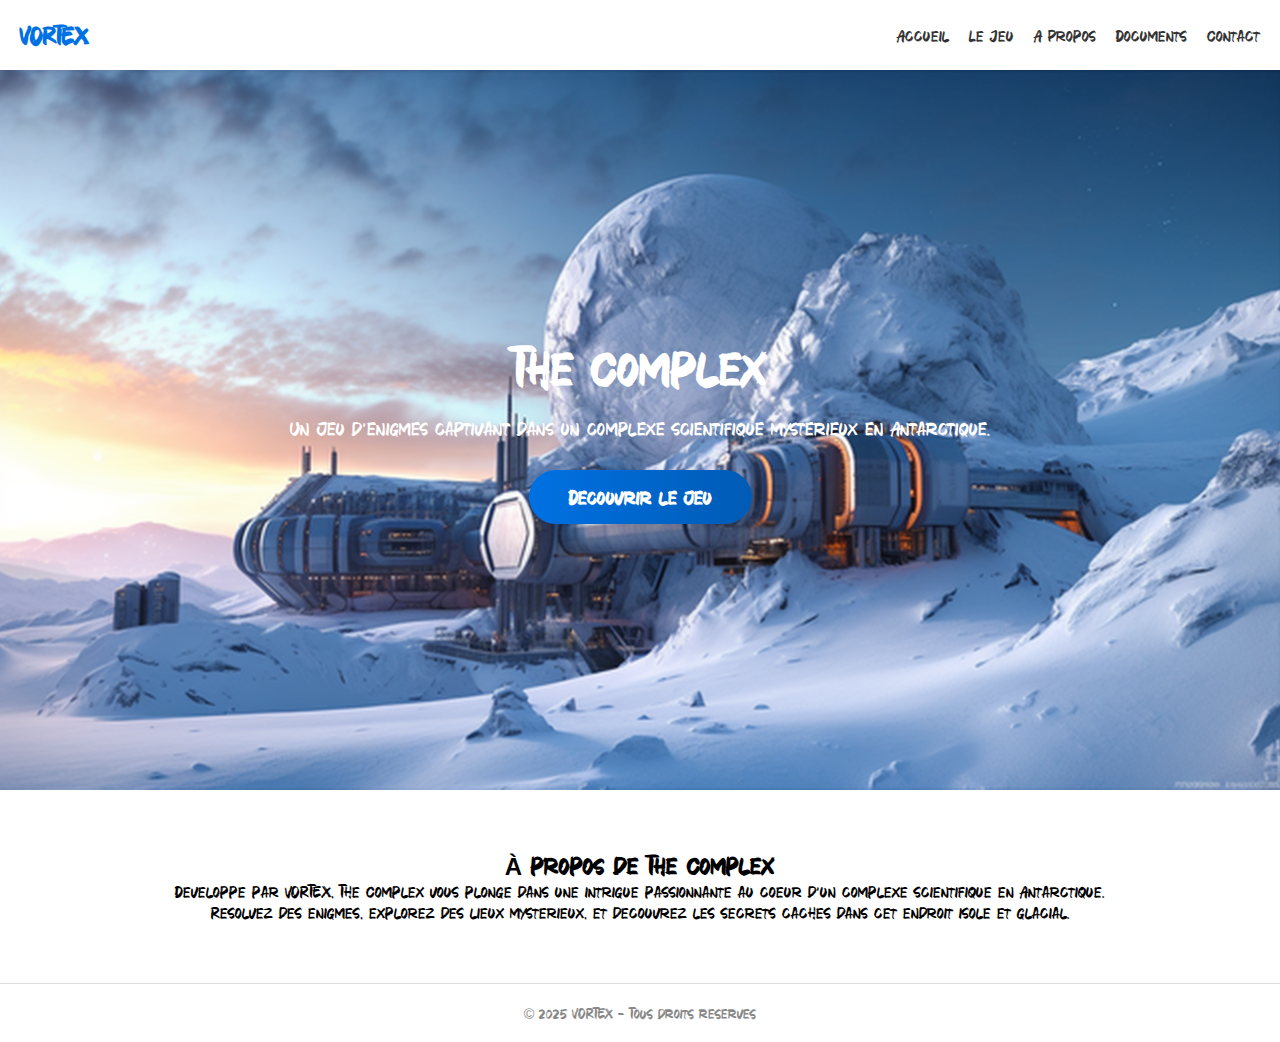
<file: index.html>
<!DOCTYPE html>
<html lang="fr">
<head>
    <meta charset="UTF-8">
    <meta name="viewport" content="width=device-width, initial-scale=1.0">
    <title>The Complex - VORTEX</title>
    <link rel="stylesheet" href="style.css">
    <link rel="website icon" type="png"
    href="icone.png">
</head>
<body>
    <header>
        <div class="logo" >VORTEX</div>
        <nav>
            <ul>
                <li><a href="index.html">Accueil</a></li>
                <li><a href="jeu.html">Le Jeu</a></li>
                <li><a href="about.html">A Propos</a></li>
                <li><a href="documents.html" class="active">Documents</a></li>
                <li><a href="contact.html">Contact</a></li>
            </ul>
        </nav>
    </header>

    <section class="hero">
        <div class="content">
            <h1>The Complex</h1>
            <p>Un jeu d'enigmes captivant dans un complexe scientifique mysterieux en Antarctique.</p>
            <a href="jeu.html" class="cta">Decouvrir le jeu</a>
        </div>
    </section>

    <section class="about">
        <h2>À propos de The Complex</h2>
        <p>Developpe par VORTEX, The Complex vous plonge dans une intrigue passionnante au coeur d'un complexe scientifique en Antarctique. Resolvez des enigmes, explorez des lieux mysterieux, et decouvrez les secrets caches dans cet endroit isole et glacial.</p>
    </section>

    <footer>
        <p>&copy; 2025 VORTEX - Tous droits reserves</p>
    </footer>
</body>
</html>
</file>
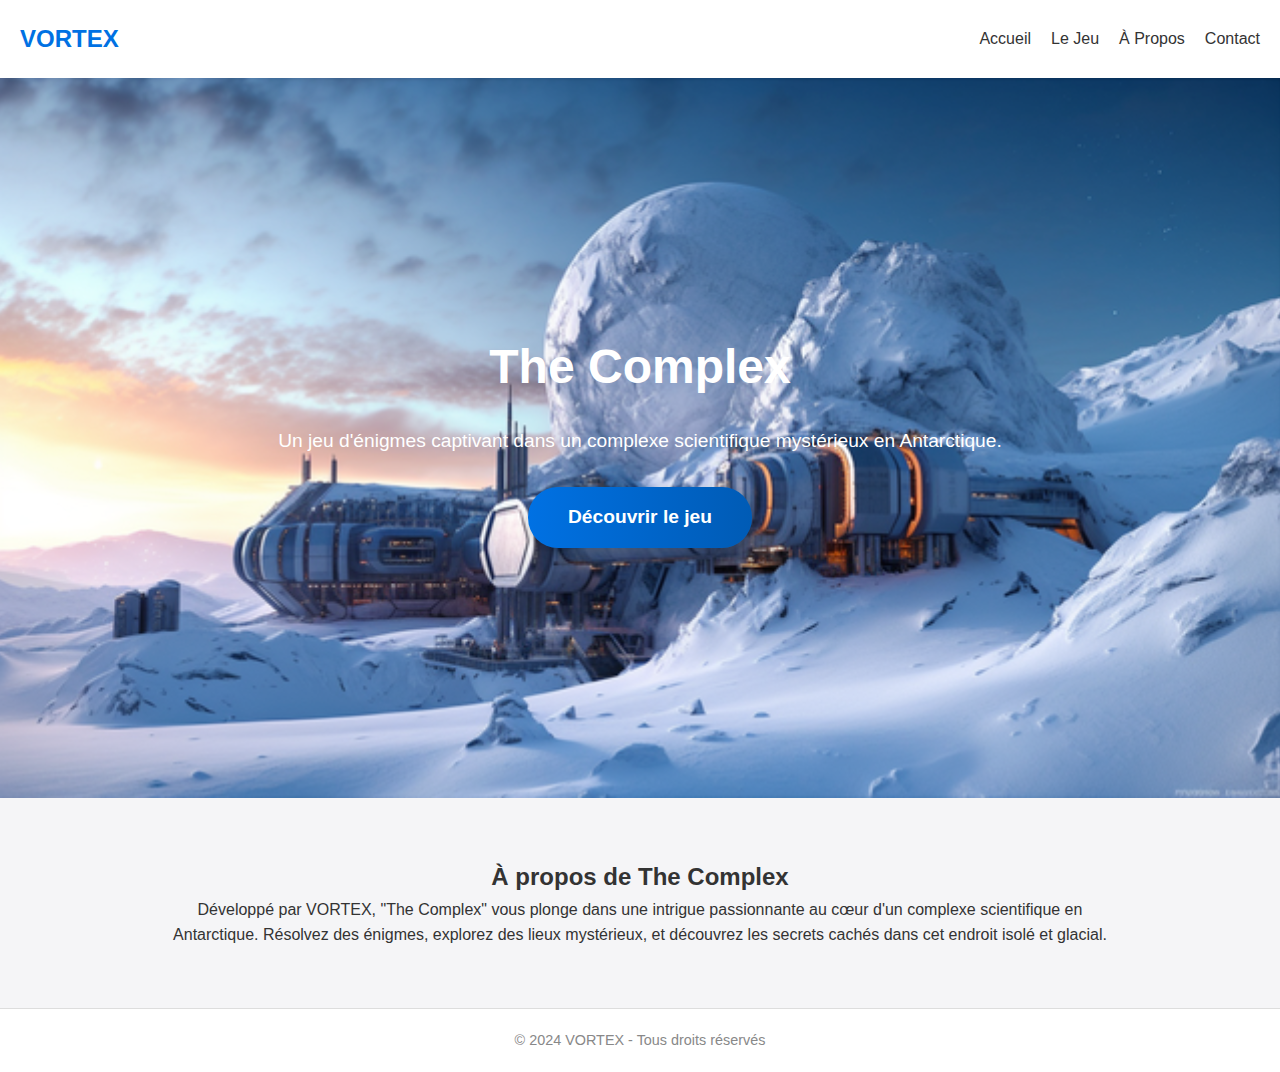
<file: docs/index.html>
<!DOCTYPE html>
<html lang="fr">
<head>
    <meta charset="UTF-8">
    <meta name="viewport" content="width=device-width, initial-scale=1.0">
    <title>The Complex - VORTEX</title>
    <link rel="stylesheet" href="style.css">
</head>
<body>
    <header>
        <div class="logo">VORTEX</div>
        <nav>
            <ul>
                <li><a href="index.html">Accueil</a></li>
                <li><a href="jeu.html">Le Jeu</a></li>
                <li><a href="about.html">À Propos</a></li>
                <li><a href="contact.html">Contact</a></li>
            </ul>
        </nav>
    </header>

    <section class="hero">
        <div class="content">
            <h1>The Complex</h1>
            <p>Un jeu d'énigmes captivant dans un complexe scientifique mystérieux en Antarctique.</p>
            <a href="jeu.html" class="cta">Découvrir le jeu</a>
        </div>
    </section>

    <section class="about">
        <h2>À propos de The Complex</h2>
        <p>Développé par VORTEX, "The Complex" vous plonge dans une intrigue passionnante au cœur d'un complexe scientifique en Antarctique. Résolvez des énigmes, explorez des lieux mystérieux, et découvrez les secrets cachés dans cet endroit isolé et glacial.</p>
    </section>

    <footer>
        <p>&copy; 2024 VORTEX - Tous droits réservés</p>
    </footer>
</body>
</html>
</file>
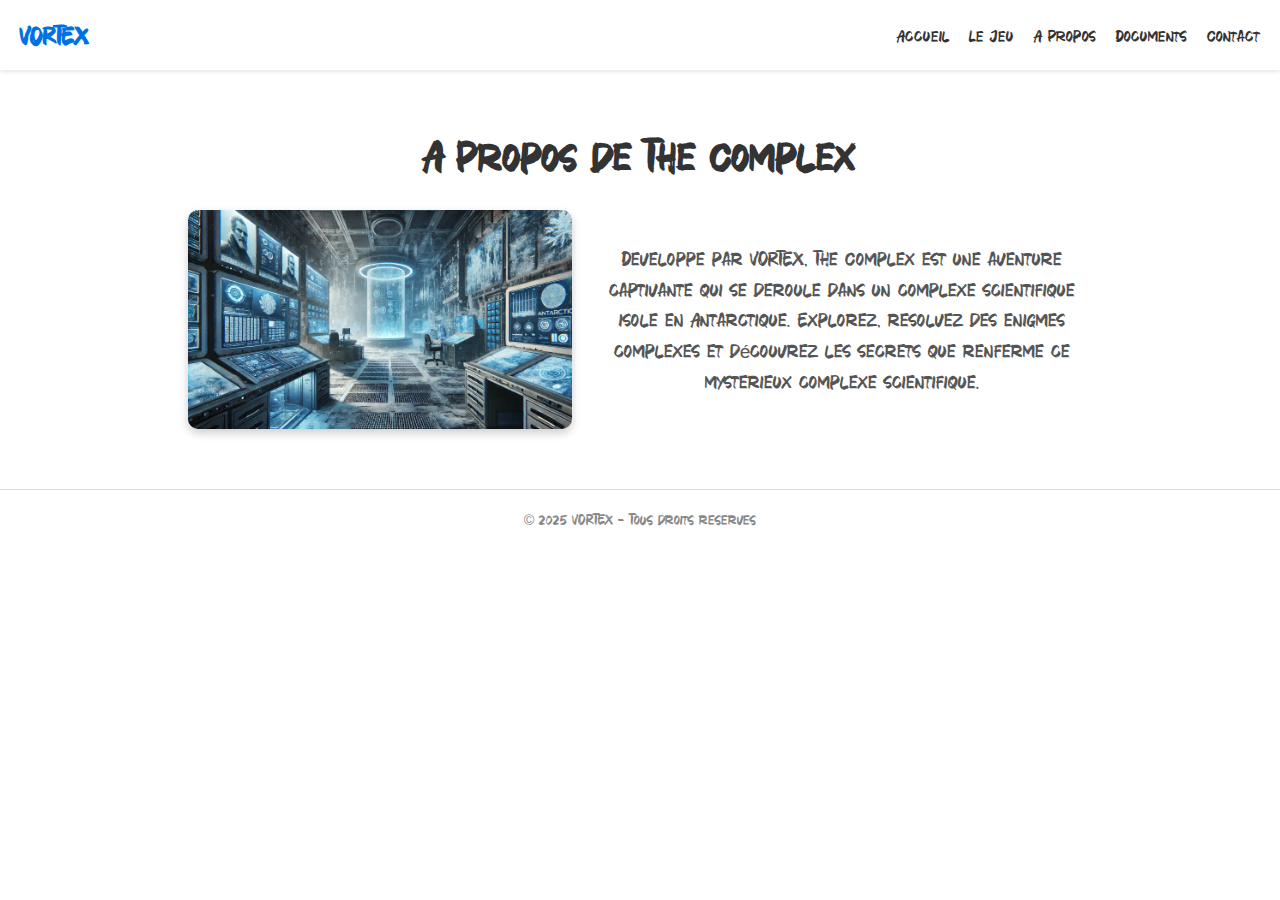
<file: about.html>
<!DOCTYPE html>
<html lang="fr">
<head>
    <meta charset="UTF-8">
    <meta name="viewport" content="width=device-width, initial-scale=1.0">
    <title>À Propos - VORTEX</title>
    <link rel="stylesheet" href="style.css">
    <link rel="website icon" type="png"
    href="icone.png">
</head>
<body>
    <header>
        <div class="logo">VORTEX</div>
        <nav>
            <ul>
                <li><a href="index.html">Accueil</a></li>
                <li><a href="jeu.html">Le Jeu</a></li>
                <li><a href="about.html" class="active">A Propos</a></li>
                <li><a href="documents.html" class="active">Documents</a></li>
                <li><a href="contact.html">Contact</a></li>
            </ul>
        </nav>
    </header>

    <section class="about">
        <h1>A Propos de The Complex</h1>
        <div class="about-content">
            <img src="apropos.jpg" alt="Complexe scientifique">
            <p>Developpe par VORTEX, The Complex est une aventure captivante qui se deroule dans un complexe scientifique isole en Antarctique. Explorez, resolvez des enigmes complexes et découvrez les secrets que renferme ce mysterieux complexe scientifique.</p>
        </div>
    </section>

    <footer>
        <p>&copy; 2025 VORTEX - Tous droits reserves</p>
    </footer>
</body>
</html>
</file>
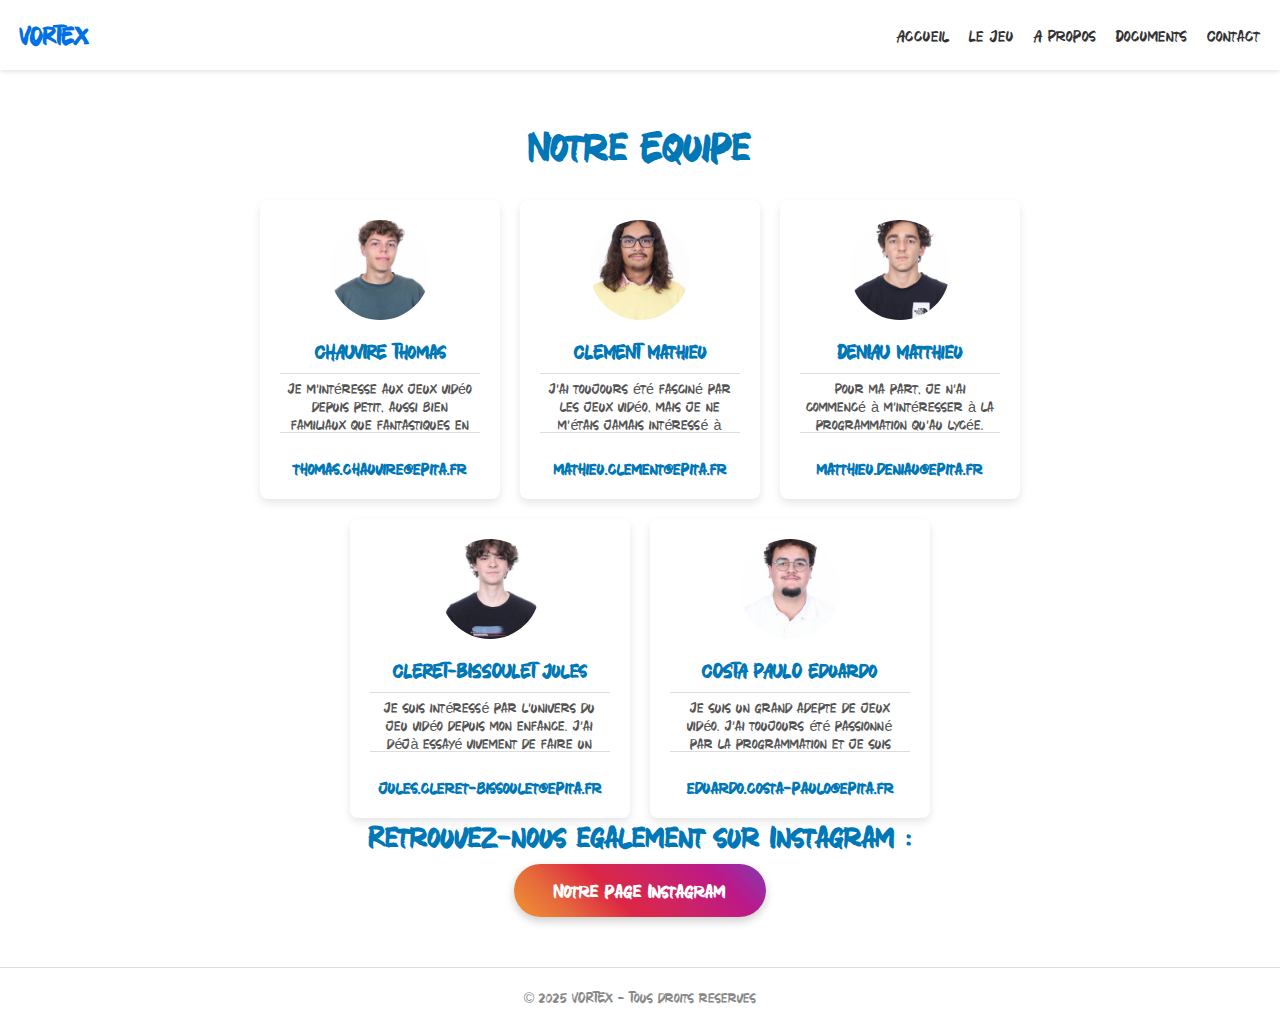
<file: contact.html>
<!DOCTYPE html>
<html lang="fr">
<head>
    <meta charset="UTF-8">
    <meta name="viewport" content="width=device-width, initial-scale=1.0">
    <title>Contact - VORTEX</title>
    <link rel="stylesheet" href="style.css">
    <link rel="website icon" type="png"
    href="icone.png">
</head>
<body>
    <header>
        <div class="logo">VORTEX</div>
        <nav>
            <ul>
                <li><a href="index.html">Accueil</a></li>
                <li><a href="jeu.html">Le Jeu</a></li>
                <li><a href="about.html">A Propos</a></li>
                <li><a href="documents.html" class="active">Documents</a></li>
                <li><a href="contact.html" class="active">Contact</a></li>
            </ul>
        </nav>
    </header>

    <section class="contact">
        <h1>Notre Equipe</h1>
        <div class="team-container">
            <div class="team-card">
                <img src="thomas.chauvire.png" alt="Membre 4">
                <h2>CHAUVIRE Thomas</h2>
                <div class="scroll-text">
                    <p>Je m’intéresse aux jeux vidéo depuis petit, aussi bien
familiaux que fantastiques en solo, comme Diablo III. Par
ma curiosité croissante, j’ai créé un blackjack avec une
interface graphique complète. Mais je fais maintenant
partie de Vortex Studio et travaille sur le projet The
Complex aux côtés d’une équipe de passionnés et de
travailleurs acharnés. J’ai pour but d’apporter des
émotions avec mes musiques et donc de plonger le joueur
dans une ambiance précise afin d’accentuer le ressenti
du joueur.</p>
                </div>
                <a href="mailto:thomas.chauvire@epita.fr" class="email">thomas.chauvire@epita.fr</a>
            </div>
            <div class="team-card">
                <img src="mathieu.clement.png" alt="Membre 2">
                <h2>CLEMENT Mathieu</h2>
                <div class="scroll-text">
                    <p>J'ai toujours été fasciné par les jeux vidéo, mais je ne
m'étais jamais intéressé à leur création avant l'année
dernière, lorsque j'ai commencé à m'intéresser à la
programmation. Par la suite, j'ai commencé à utiliser le
moteur graphique Unreal Engine 5, mais à cause de mes
études, je n'ai pas vraiment eu le temps d'apprendre à le
maîtriser. Cependant, ces derniers temps, je suis vraiment
motivé à créer un jeu vidéo accessible au grand public, et
rejoindre Vortex Studio pourrait être l'une des plus grandes
opportunités qui se présente à moi. De plus, selon moi, les
grandes entreprises produisant des jeux triple-A sont trop
axées sur les profits, et j'aimerais créer des jeux en tenant
compte des critiques des joueurs pour offrir une
expérience qui marquera les esprits.</p>
                </div>
                <a href="mailto:mathieu.clement@epita.fr" class="email">mathieu.clement@epita.fr</a>
            </div>
            <div class="team-card">
                <img src="matthieu.deniau.png" alt="Membre 3">
                <h2>DENIAU Matthieu</h2>
                <div class="scroll-text">
                    <p>Pour ma part, je n’ai commencé à m’intéresser à la
programmation qu’au lycée. Néanmoins, la
programmation a rapidement suscité un réel intérêt chez
moi. J’ai commencé par des programmes simples, puis
j’ai été directement attiré par le développement en créant
un bot Discord. Malheureusement, je n’ai jamais eu
l’occasion de travailler sur un projet en groupe comme
celui-ci. L’idée de ce projet m’enthousiasme et je suis
impatient de commencer.</p>
                </div>
                <a href="mailto:matthieu.deniau@epita.fr" class="email">matthieu.deniau@epita.fr</a>
            </div>
            <div class="team-card">
                <img src="jules.cleret-bissoulet.png" alt="Membre 4">
                <h2>CLERET-BISSOULET Jules</h2>
                <div class="scroll-text">
                    <p>Je suis intéressé par l’univers du jeu vidéo depuis mon enfance. J’ai déjà essayé vivement de faire un jeu sur PICO-8 que je n’ai pas terminé, car je l’ai abandonné en cours de route, étant trop jeune. Je ne comprenais pas vraiment ce que je faisais et ai été assez vite découragé. Cependant, ce projet va me permettre de réaliser un jeu et d’entrevoir un domaine qui m’intéresse depuis maintenant quelques années, mais que je n’ai jamais eu l’occasion d’essayer : la modélisation 3D. J’espère tirer de la création de ce jeu de l’expérience à la fois dans la programmation, la modélisation et la capacité à travailler en groupe.</p>
                </div>
                <a href="mailto:jules.cleret-bissoulet@epita.fr" class="email">jules.cleret-bissoulet@epita.fr</a>
            </div>
            <div class="team-card">
                <img src="eduardo.costa-paulo.png" alt="Membre 5">
                <h2>COSTA PAULO Eduardo</h2>
                <div class="scroll-text">
                    <p>Je suis un grand adepte de jeux vidéo. J’ai toujours été
passionné par la programmation et je suis fier de faire
partie d’un groupe avec de grandes ambitions tel que
Vortex Studio. Ayant testé de nombreux types de jeux
vidéo, je peux apporter mon expérience dans de nombreux
domaines comme l’ambiance générale du jeu, son
gameplay et son univers. Par ailleurs, j’ai déjà une certaine
expérience dans ce milieu, car j’ai pu créer un jeu avec un
groupe entièrement codé avec le langage de
programmation Python. Je cherche à créer un jeu qui me
ressemble et qui ressemble à notre groupe, un jeu dont je
serais fier ! J’ai la conviction que cette expérience
m’apportera beaucoup, car ce projet est beaucoup plus
poussé que tous les autres projets que j’ai pu réaliser. De
plus, j’aurais un avant-goût de ce monde à part qu’est le
milieu professionnel.</p>
                </div>
                <a href="mailto:eduardo.costa-paulo@epita.fr" class="email">eduardo.costa-paulo@epita.fr</a>
            </div>
        </div>
        <p class="instagram-text">Retrouvez-nous egalement sur Instagram :</p>
        <a href="https://www.instagram.com/vortex_studio_officiel/" id="instagram-link" class="instagram-button">Notre page Instagram</a>
    </section>

    <footer>
        <p>&copy; 2025 VORTEX - Tous droits reserves</p>
    </footer>
</body>
</html>
</file>
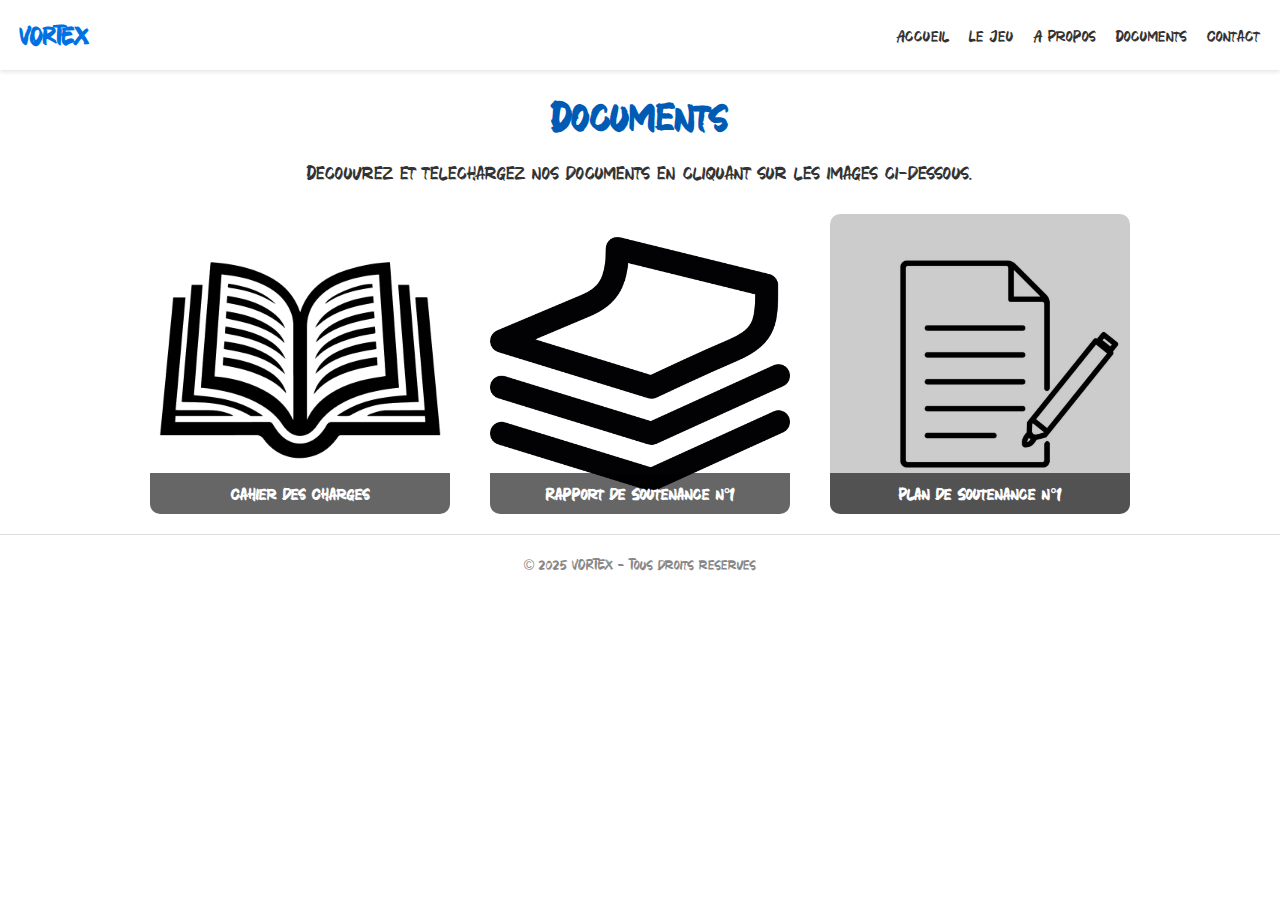
<file: documents.html>
<!DOCTYPE html>
<html lang="fr">
<head>
    <meta charset="UTF-8">
    <meta name="viewport" content="width=device-width, initial-scale=1.0">
    <title>Documents - VORTEX</title>
    <link rel="stylesheet" href="style.css">
</head>
<body>
    <header>
        <div class="logo">VORTEX</div>
        <nav>
            <ul>
                <li><a href="index.html">Accueil</a></li>
                <li><a href="jeu.html">Le Jeu</a></li>
                <li><a href="about.html">A Propos</a></li>
                <li><a href="documents.html" class="active">Documents</a></li>
                <li><a href="contact.html">Contact</a></li>
                
            </ul>
        </nav>
    </header>

    <section class="documents">
        <h1>Documents</h1>
        <p>Decouvrez et telechargez nos documents en cliquant sur les images ci-dessous.</p>

        <div class="document-container">
            <!-- Groupe 1 -->
            <div class="document-group">
                <a href="cahier_des_charges.pdf" download>
                    <div class="document-image">
                        <img src="cahier_des_charges.png" alt="Cahier des Charges">
                        <div class="overlay-text">Cahier des Charges</div>
                    </div>
                </a>
            </div>

            <!-- Groupe 2 -->
            <div class="document-group">
                <a href="Rapport.pdf" download>
                    <div class="document-image">
                        <img src="rapport_de_soutenance.png" alt="Rapport de Soutenance n°1">
                        <div class="overlay-text">Rapport de Soutenance  n°1</div>
                    </div>
                </a>
            </div>

            <!-- Groupe 3 -->
            <div class="document-group">
                <a href="Plan_soutenance_technique.pdf" download>
                    <div class="document-image">
                        <img src="plan_de_soutenance.png" alt="Plan de Soutenance n°1">
                        <div class="overlay-text">Plan de Soutenance n°1</div>
                    </div>
                </a>
            </div>
        </div>
    </section>

    <footer>
        <p>&copy; 2025 VORTEX - Tous droits reserves</p>
    </footer>
</body>
</html>
</file>
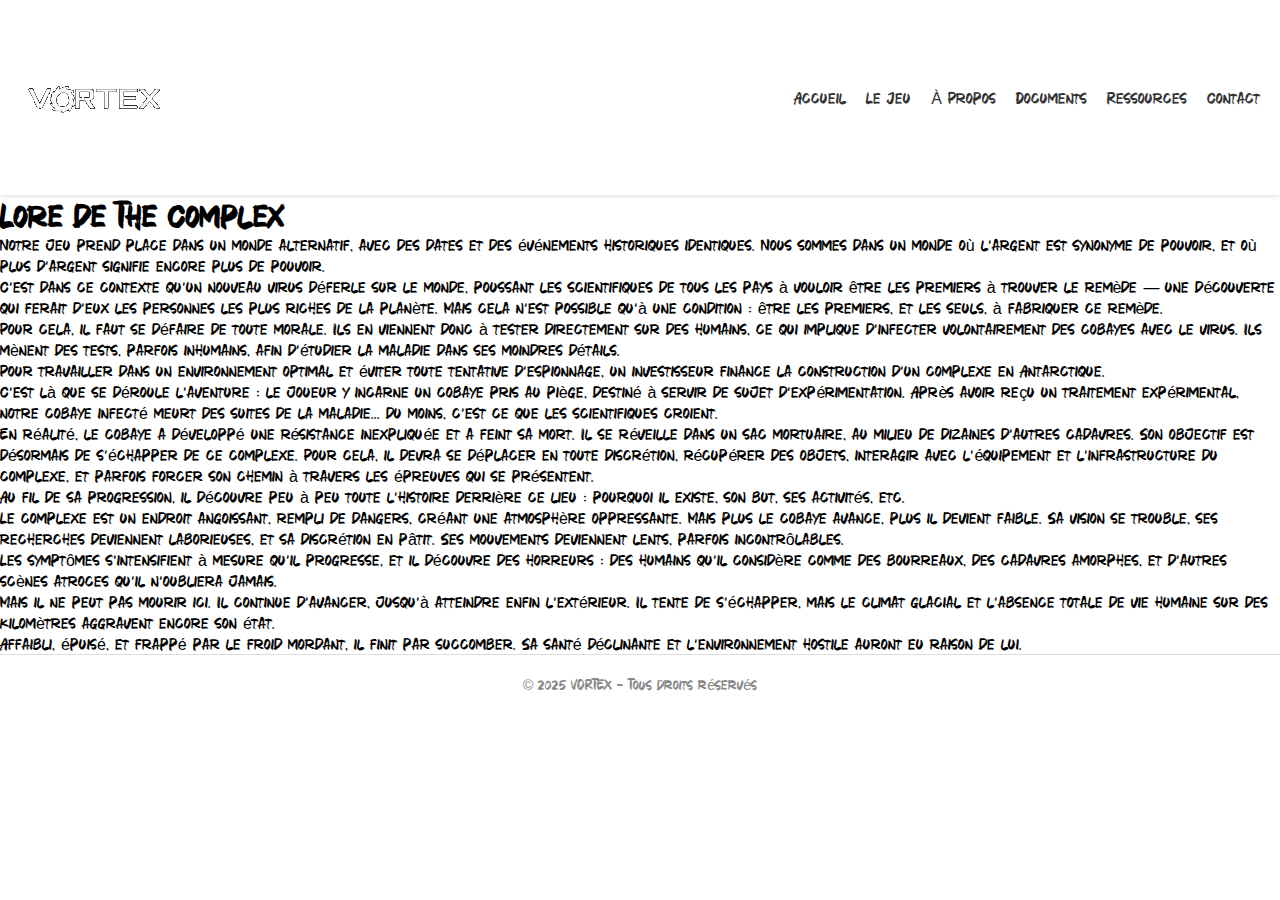
<file: lore.html>
<!DOCTYPE html>
<html lang="fr">
<head>
  <meta charset="UTF-8">
  <meta name="viewport" content="width=device-width, initial-scale=1.0">
  <title>Lore - The Complex</title>
  <link rel="stylesheet" href="style.css">
  <link rel="website icon" type="png"
    href="icone.png">
</head>
<body>
  <header>
      <div class="logo">
        <a href="index.html"><img src="Vortexlogo_transparent.png" alt="Logo Vortex" class="logo-img"></a>
      </div>
      <nav>
        <ul class="nav-links">
          <li><a href="index.html">Accueil</a></li>
          <li><a href="jeu.html">Le Jeu</a></li>
          <li><a href="about.html">À Propos</a></li>
          <li><a href="documents.html">Documents</a></li>
          <li><a href="ressources.html">Ressources</a></li>
          <li><a href="contact.html">Contact</a></li>
        </ul>
        <div class="burger">
          <div></div>
          <div></div>
          <div></div>
        </div>
      </nav>
  </header>
  <section class="lore-section">
    <div class="lore-container">
      <h1>Lore de The Complex</h1>

      <div class="lore-paragraph">
        <p>Notre jeu prend place dans un monde alternatif, avec des dates et des événements historiques identiques. Nous sommes dans un monde où l’argent est synonyme de pouvoir, et où plus d’argent signifie encore plus de pouvoir.</p>
      </div>

      <div class="lore-paragraph">
        <p>C’est dans ce contexte qu’un nouveau virus déferle sur le monde, poussant les scientifiques de tous les pays à vouloir être les premiers à trouver le remède — une découverte qui ferait d’eux les personnes les plus riches de la planète. Mais cela n’est possible qu’à une condition : être les premiers, et les seuls, à fabriquer ce remède.</p>
      </div>

      <div class="lore-paragraph">
        <p>Pour cela, il faut se défaire de toute morale. Ils en viennent donc à tester directement sur des humains, ce qui implique d’infecter volontairement des cobayes avec le virus. Ils mènent des tests, parfois inhumains, afin d’étudier la maladie dans ses moindres détails.</p>
      </div>

      <div class="lore-paragraph">
        <p>Pour travailler dans un environnement optimal et éviter toute tentative d’espionnage, un investisseur finance la construction d’un complexe en Antarctique.</p>
      </div>

      <div class="lore-paragraph">
        <p>C’est là que se déroule l’aventure : le joueur y incarne un cobaye pris au piège, destiné à servir de sujet d’expérimentation. Après avoir reçu un traitement expérimental, notre cobaye infecté meurt des suites de la maladie... du moins, c’est ce que les scientifiques croient.</p>
      </div>

      <div class="lore-paragraph">
        <p>En réalité, le cobaye a développé une résistance inexpliquée et a feint sa mort. Il se réveille dans un sac mortuaire, au milieu de dizaines d’autres cadavres. Son objectif est désormais de s’échapper de ce complexe. Pour cela, il devra se déplacer en toute discrétion, récupérer des objets, interagir avec l’équipement et l’infrastructure du complexe, et parfois forcer son chemin à travers les épreuves qui se présentent.</p>
      </div>

      <div class="lore-paragraph">
        <p>Au fil de sa progression, il découvre peu à peu toute l’histoire derrière ce lieu : pourquoi il existe, son but, ses activités, etc.</p>
      </div>

      <div class="lore-paragraph">
        <p>Le complexe est un endroit angoissant, rempli de dangers, créant une atmosphère oppressante. Mais plus le cobaye avance, plus il devient faible. Sa vision se trouble, ses recherches deviennent laborieuses, et sa discrétion en pâtit. Ses mouvements deviennent lents, parfois incontrôlables.</p>
      </div>

      <div class="lore-paragraph">
        <p>Les symptômes s’intensifient à mesure qu’il progresse, et il découvre des horreurs : des humains qu’il considère comme des bourreaux, des cadavres amorphes, et d’autres scènes atroces qu’il n’oubliera jamais.</p>
      </div>

      <div class="lore-paragraph">
        <p>Mais il ne peut pas mourir ici. Il continue d’avancer, jusqu’à atteindre enfin l’extérieur. Il tente de s’échapper, mais le climat glacial et l’absence totale de vie humaine sur des kilomètres aggravent encore son état.</p>
      </div>

      <div class="lore-paragraph">
        <p>Affaibli, épuisé, et frappé par le froid mordant, il finit par succomber. Sa santé déclinante et l’environnement hostile auront eu raison de lui.</p>
      </div>
    </div>
  </section>


  <footer>
    <p>&copy; 2025 VORTEX - Tous droits réservés</p>
  </footer>

  <script>
      const burger = document.querySelector('.burger');
      const navLinks = document.querySelector('.nav-links');

      burger.addEventListener('click', () => {
        navLinks.classList.toggle('active');
      });
  </script>
</body>
</html>
</file>
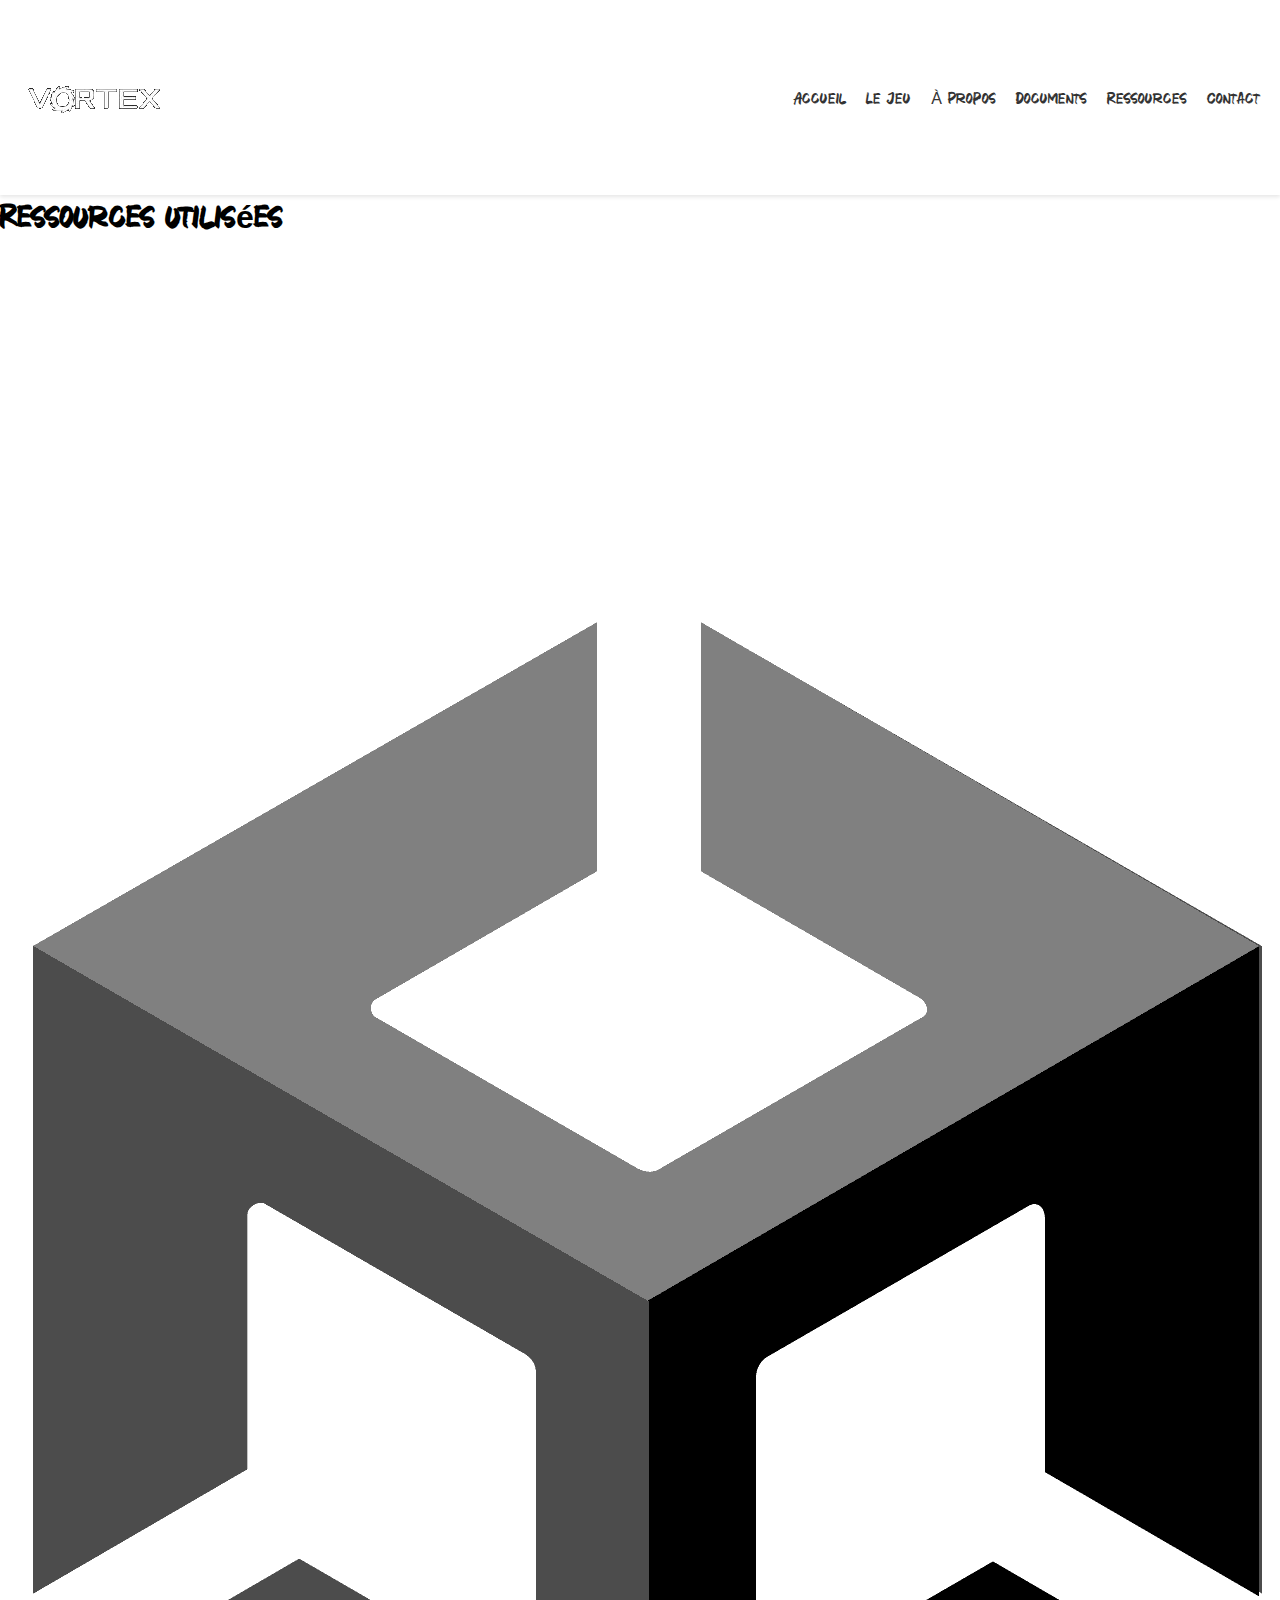
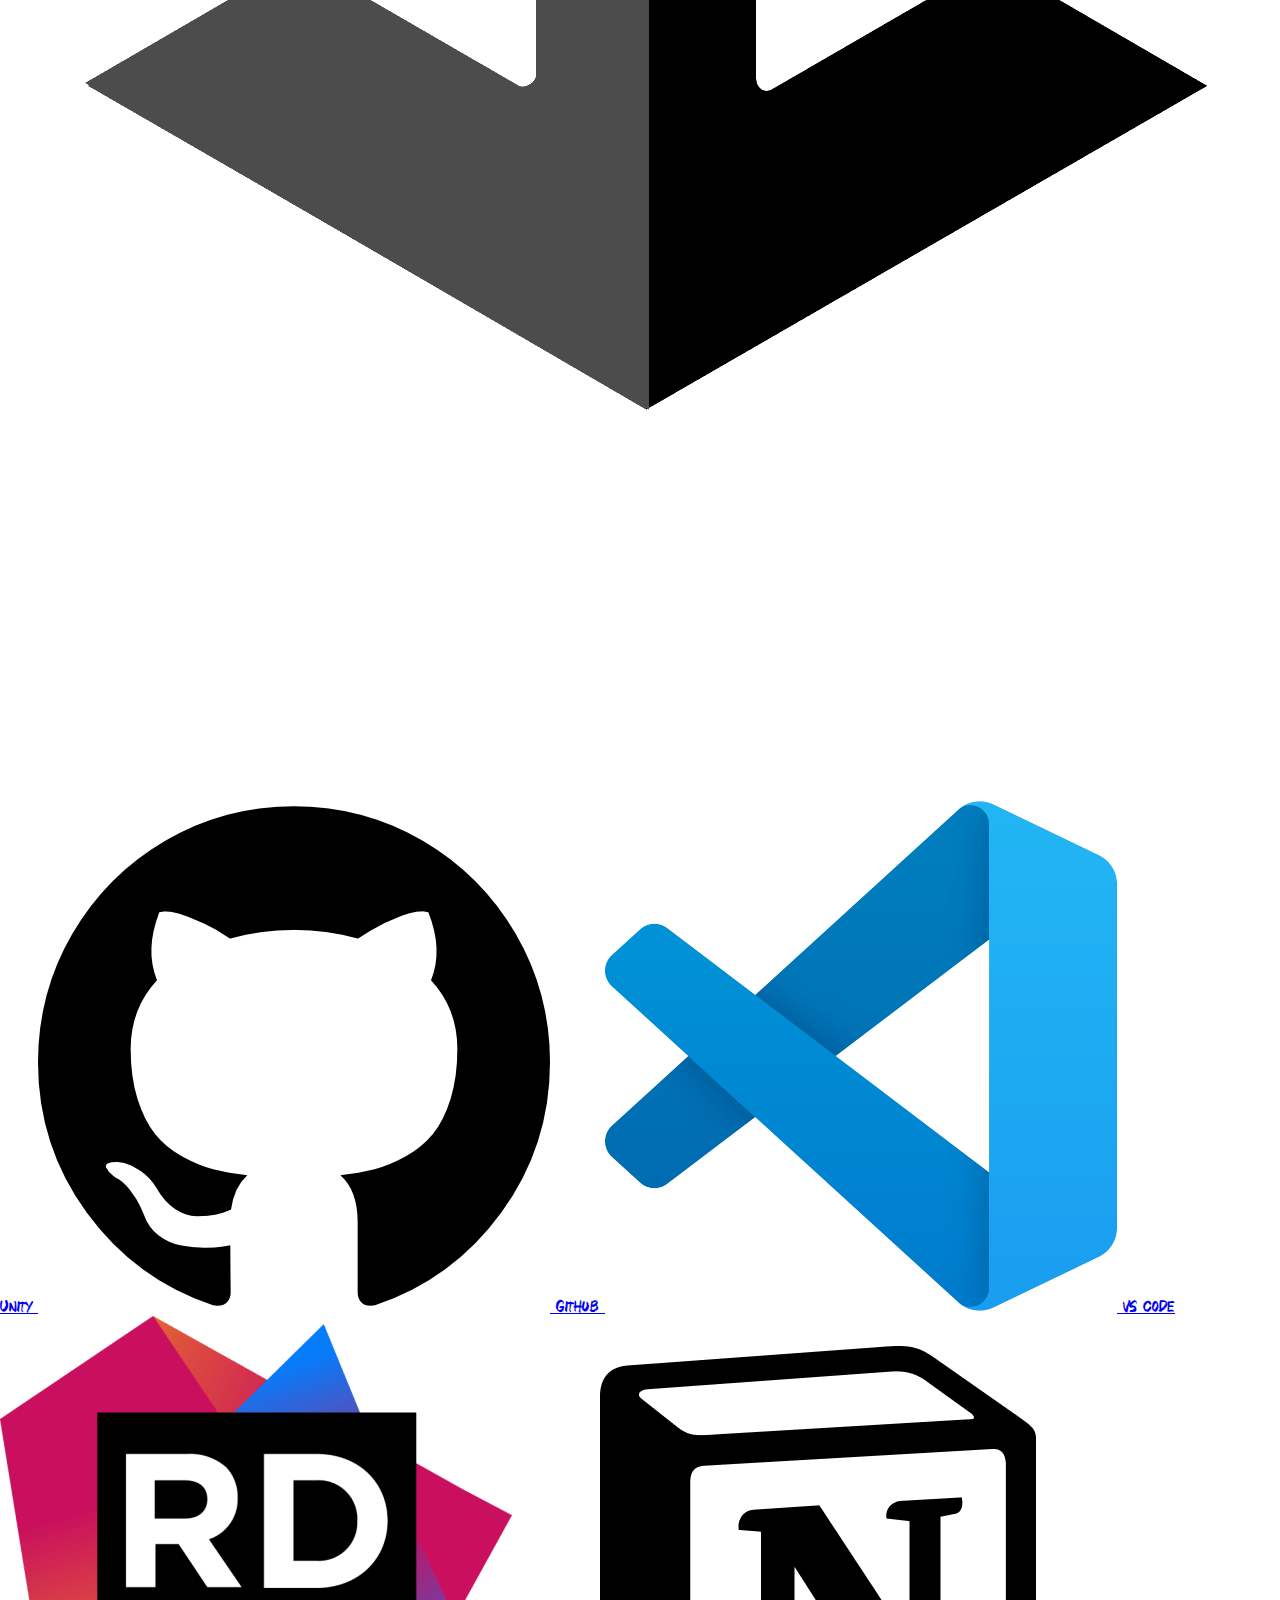
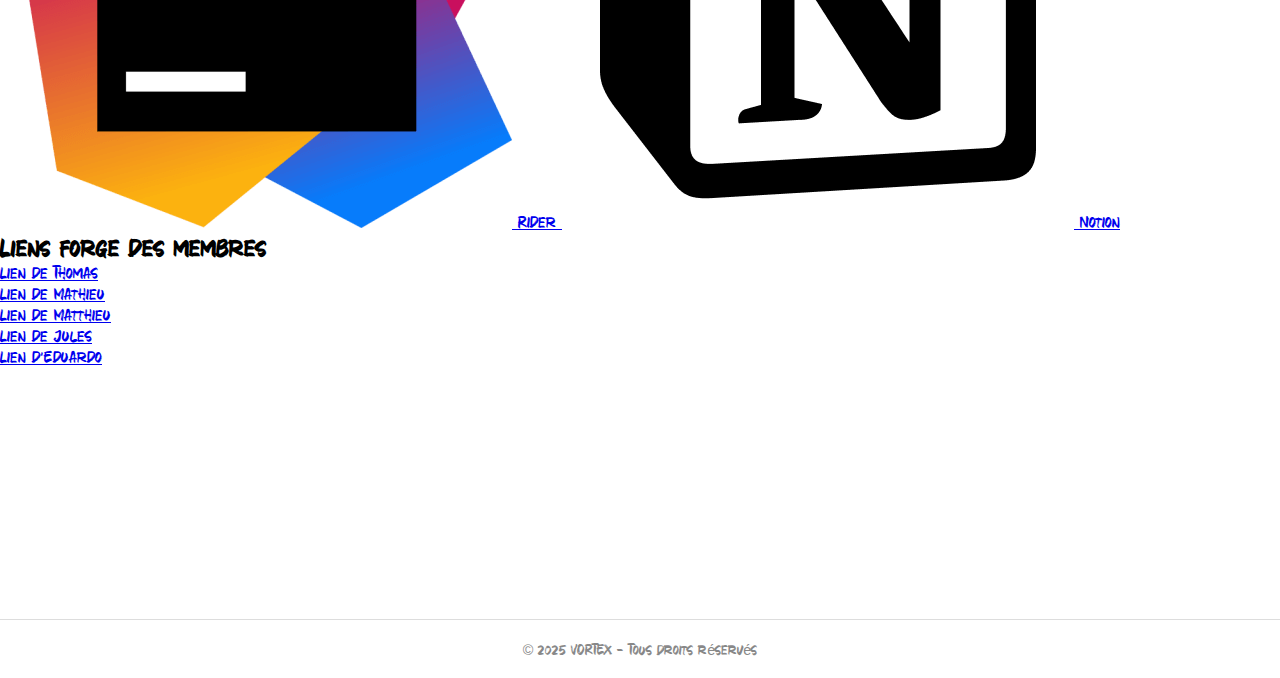
<file: ressources.html>
<!DOCTYPE html>
<html lang="fr">
<head>
    <meta charset="UTF-8">
    <meta name="viewport" content="width=device-width, initial-scale=1.0">
    <title>Ressources - VORTEX</title>
    <link rel="stylesheet" href="style.css">
    <link rel="website icon" type="png"
    href="icone.png">
</head>
<body>
    <header>
      <div class="logo">
        <a href="index.html"><img src="Vortexlogo_transparent.png" alt="Logo Vortex" class="logo-img"></a>
      </div>
      <nav>
        <ul class="nav-links">
          <li><a href="index.html">Accueil</a></li>
          <li><a href="jeu.html">Le Jeu</a></li>
          <li><a href="about.html">À Propos</a></li>
          <li><a href="documents.html">Documents</a></li>
          <li><a href="ressources.html">Ressources</a></li>
          <li><a href="contact.html">Contact</a></li>
        </ul>
        <div class="burger">
          <div></div>
          <div></div>
          <div></div>
        </div>
      </nav>
    </header>

    <section class="ressources">
        <h1>Ressources utilisées</h1>
        <div class="ressources-grid">
            <a href="https://unity.com/" target="_blank" class="ressource">
                <img src="icons/unity.png" alt="Unity">
                <span>Unity</span>
            </a>
            <a href="https://github.com/" target="_blank" class="ressource">
                <img src="icons/github.png" alt="GitHub">
                <span>GitHub</span>
            </a>
            <a href="https://code.visualstudio.com/" target="_blank" class="ressource">
                <img src="icons/vscode.png" alt="VS Code">
                <span>VS Code</span>
            </a>
            <a href="https://www.jetbrains.com/rider/" target="_blank" class="ressource">
                <img src="icons/rider.png" alt="Rider">
                <span>Rider</span>
            </a>
            <a href="https://www.notion.so/" target="_blank" class="ressource">
                <img src="icons/notion.png" alt="Notion">
                <span>Notion</span>
            </a>
        </div>

        <h2>Liens forge des membres</h2>
        <ul class="membres-liens">
            <li><a href="https://cri.epita.fr/users/thomas.chauvire/">Lien de Thomas</a></li>
            <li><a href="https://cri.epita.fr/users/mathieu.clement/">Lien de Mathieu</a></li>
            <li><a href="https://cri.epita.fr/users/matthieu.deniau/">Lien de Matthieu</a></li>
            <li><a href="https://cri.epita.fr/users/jules.cleret-bissoulet/">Lien de Jules</a></li>
            <li><a href="https://cri.epita.fr/users/eduardo.costa-paulo/">Lien d’Eduardo</a></li>
        </ul>
    </section>

    <br><br><br><br><br><br><br><br><br><br><br><br>

    <footer>
        <p>&copy; 2025 VORTEX - Tous droits réservés</p>
    </footer>

    <script>
      const burger = document.querySelector('.burger');
      const navLinks = document.querySelector('.nav-links');

      burger.addEventListener('click', () => {
        navLinks.classList.toggle('active');
      });
    </script>
</body>
</html>
</file>
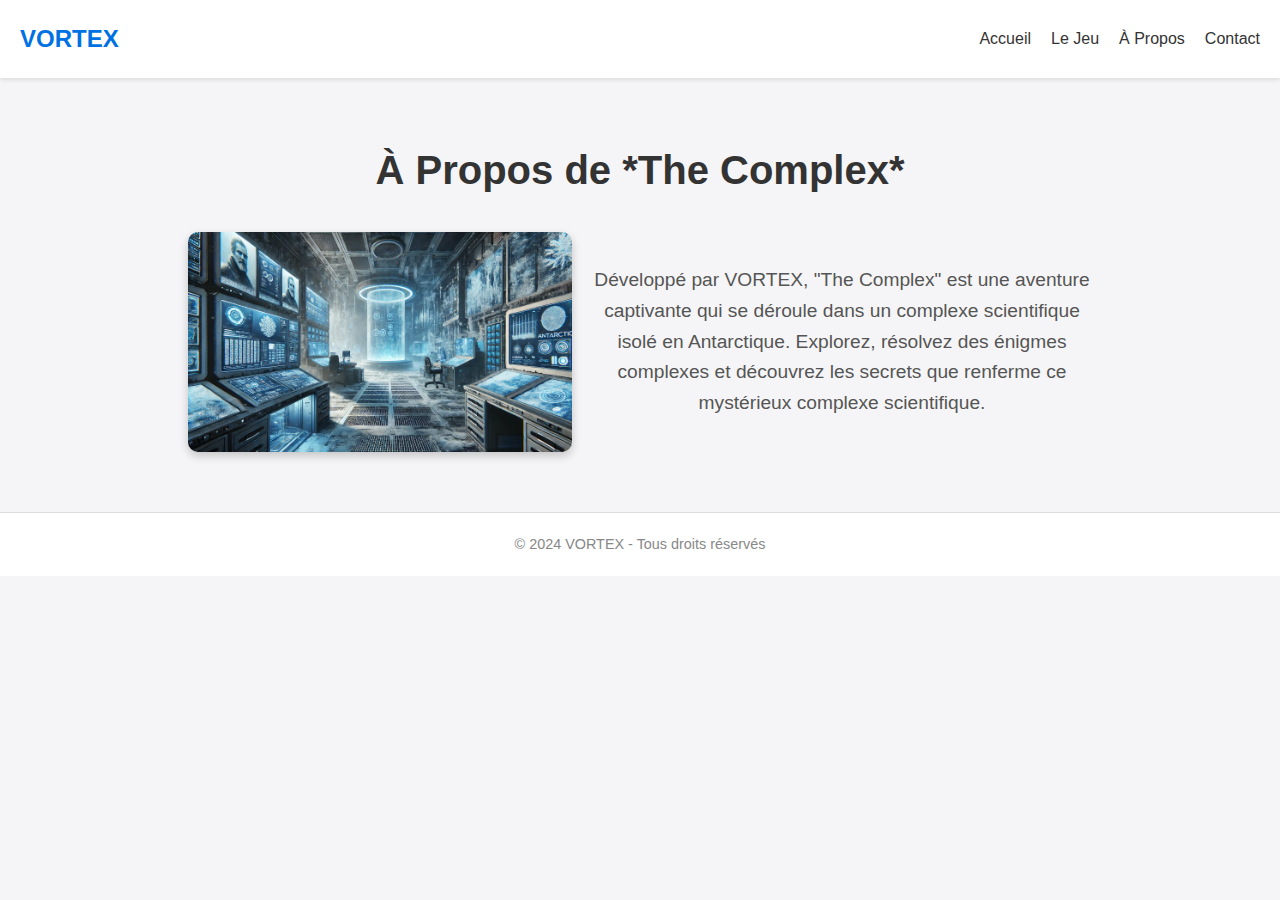
<file: docs/about.html>
<!DOCTYPE html>
<html lang="fr">
<head>
    <meta charset="UTF-8">
    <meta name="viewport" content="width=device-width, initial-scale=1.0">
    <title>À Propos - VORTEX</title>
    <link rel="stylesheet" href="style.css">
</head>
<body>
    <header>
        <div class="logo">VORTEX</div>
        <nav>
            <ul>
                <li><a href="index.html">Accueil</a></li>
                <li><a href="jeu.html">Le Jeu</a></li>
                <li><a href="about.html" class="active">À Propos</a></li>
                <li><a href="contact.html">Contact</a></li>
            </ul>
        </nav>
    </header>

    <section class="about">
        <h1>À Propos de *The Complex*</h1>
        <div class="about-content">
            <img src="apropos.jpg" alt="Complexe scientifique">
            <p>Développé par VORTEX, "The Complex" est une aventure captivante qui se déroule dans un complexe scientifique isolé en Antarctique. Explorez, résolvez des énigmes complexes et découvrez les secrets que renferme ce mystérieux complexe scientifique.</p>
        </div>
    </section>

    <footer>
        <p>&copy; 2024 VORTEX - Tous droits réservés</p>
    </footer>
</body>
</html>
</file>
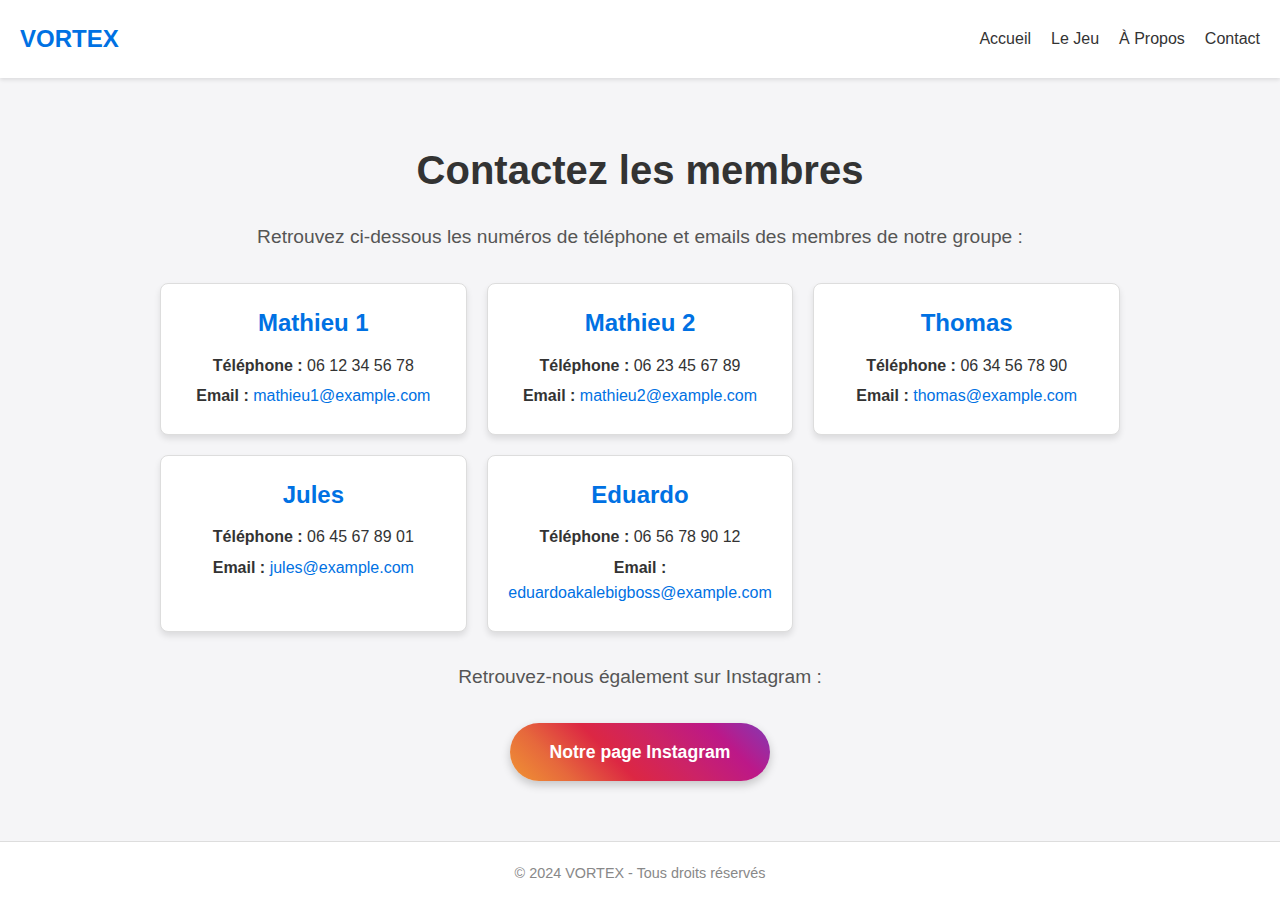
<file: docs/contact.html>
<!DOCTYPE html>
<html lang="fr">
<head>
    <meta charset="UTF-8">
    <meta name="viewport" content="width=device-width, initial-scale=1.0">
    <title>Contact - VORTEX</title>
    <link rel="stylesheet" href="style.css">
</head>
<body>
    <header>
        <div class="logo">VORTEX</div>
        <nav>
            <ul>
                <li><a href="index.html">Accueil</a></li>
                <li><a href="jeu.html">Le Jeu</a></li>
                <li><a href="about.html">À Propos</a></li>
                <li><a href="contact.html" class="active">Contact</a></li>
            </ul>
        </nav>
    </header>

    <section class="contact">
        <h1>Contactez les membres</h1>
        <p>Retrouvez ci-dessous les numéros de téléphone et emails des membres de notre groupe :</p>
        <div class="contact-cards">
            <div class="contact-card">
                <h2>Mathieu 1</h2>
                <p><strong>Téléphone :</strong> 06 12 34 56 78</p>
                <p><strong>Email :</strong> <a href="mailto:mathieu1@example.com">mathieu1@example.com</a></p>
            </div>
            <div class="contact-card">
                <h2>Mathieu 2</h2>
                <p><strong>Téléphone :</strong> 06 23 45 67 89</p>
                <p><strong>Email :</strong> <a href="mailto:mathieu2@example.com">mathieu2@example.com</a></p>
            </div>
            <div class="contact-card">
                <h2>Thomas</h2>
                <p><strong>Téléphone :</strong> 06 34 56 78 90</p>
                <p><strong>Email :</strong> <a href="mailto:thomas@example.com">thomas@example.com</a></p>
            </div>
            <div class="contact-card">
                <h2>Jules</h2>
                <p><strong>Téléphone :</strong> 06 45 67 89 01</p>
                <p><strong>Email :</strong> <a href="mailto:jules@example.com">jules@example.com</a></p>
            </div>
            <div class="contact-card">
                <h2>Eduardo</h2>
                <p><strong>Téléphone :</strong> 06 56 78 90 12</p>
                <p><strong>Email :</strong> <a href="mailto:eduardo@example.com">eduardoakalebigboss@example.com</a></p>
            </div>
        </div>
        <p>Retrouvez-nous également sur Instagram :</p>
        <a href="#" id="instagram-link" class="instagram-button">Notre page Instagram</a>
    </section>

    <footer>
        <p>&copy; 2024 VORTEX - Tous droits réservés</p>
    </footer>
</body>
</html>
</file>
<file: style.css>
* {
    margin: 0;
    padding: 0;
    box-sizing: border-box;
}

@font-face {
    font-family: 'PoliceOfficiel';
    src: url('Brat Town.ttf') format('truetype');
}
body {
    font-family: 'PoliceOfficiel', Arial, sans-serif;
    margin: 0;
    padding: 0;
}



header {
    display: flex;
    justify-content: space-between;
    align-items: center;
    padding: 20px;
    background-color: #ffffff;
    box-shadow: 0 2px 4px rgba(0, 0, 0, 0.1);
}

.logo {
    font-size: 1.5rem;
    font-weight: bold;
    color: #0071e3;
}

nav ul {
    list-style-type: none;
    display: flex;
}

nav ul li {
    margin-left: 20px;
}

nav ul li a {
    text-decoration: none;
    color: #333;
    font-weight: 500;
    transition: color 0.3s;
}

nav ul li a:hover {
    color: #0071e3;
}

.hero {
    display: flex;
    align-items: center;
    justify-content: center;
    text-align: center;
    height: 80vh;
    background: url('image-accueil.png') center/cover no-repeat;
    color: #ffffff;
    background-blend-mode: overlay;
}

.hero .content h1 {
    font-size: 3rem;
    margin-bottom: 20px;
}

.hero .content p {
    font-size: 1.2rem;
    margin-bottom: 30px;
}

.cta {
    display: inline-block;
    padding: 15px 40px;
    background: linear-gradient(90deg, #0071e3, #005bb5);
    color: #ffffff;
    text-decoration: none;
    font-weight: bold;
    font-size: 1.2rem;
    border-radius: 30px;
    box-shadow: 0px 4px 10px rgba(0, 0, 0, 0.2);
    transition: all 0.3s ease-in-out;
}

.cta:hover {
    transform: scale(1.05);
    background: linear-gradient(90deg, #005bb5, #0071e3);
    box-shadow: 0px 6px 15px rgba(0, 0, 0, 0.3);
}


.about {
    padding: 60px 20px;
    max-width: 1000px;
    margin: 0 auto;
    text-align: center;
}

.about h1 {
    font-size: 2.5rem;
    margin-bottom: 30px;
    color: #333;
}

.about-content {
    display: flex;
    flex-wrap: wrap;
    gap: 20px;
    align-items: center;
    justify-content: center;
    margin-top: 30px;
}

.about-content img {
    width: 40%;
    border-radius: 10px;
    box-shadow: 0 4px 10px rgba(0, 0, 0, 0.2);
}

.about-content p {
    font-size: 1.2rem;
    line-height: 1.6;
    color: #555;
    flex: 1;
    max-width: 500px;
}


.game {
    text-align: center;
    padding: 100px 20px;
    background: url('img/game-play.jpg') center/cover no-repeat;
    color: #005bb5;
    text-shadow: 1px 1px 2px rgba(0, 0, 0, 0.3);
}

.game h1 {
    font-size: 3rem;
    margin-bottom: 20px;
}

.game p {
    font-size: 1.2rem;
    margin-bottom: 40px;
    max-width: 700px;
    margin-left: auto;
    margin-right: auto;
    color: #0071e3;
}

.game .cta {
    padding: 15px 40px;
    background-color: #0071e3;
    color: #ffffff;
    font-weight: bold;
    border-radius: 50px;
    transition: transform 0.3s ease, background-color 0.3s ease;
}

.game .cta:hover {
    background-color: #005bb5;
    transform: scale(1.05);
}


.contact {
    padding: 60px 20px;
    max-width: 800px;
    margin: 0 auto;
    text-align: center;
}

.contact form {
    margin-top: 20px;
}

.contact form label {
    font-weight: bold;
    margin-bottom: 10px;
    display: block;
    text-align: left;
}

.contact form input,
.contact form textarea {
    width: 100%;
    padding: 10px;
    margin: 10px 0;
    border: 1px solid #ccc;
    border-radius: 4px;
}

.contact form button {
    padding: 10px 20px;
    background-color: #0071e3;
    color: #ffffff;
    border: none;
    border-radius: 4px;
    font-weight: bold;
    cursor: pointer;
    transition: background-color 0.3s;
}

.contact form button:hover {
    background-color: #005bb5;
}

footer {
    text-align: center;
    padding: 20px;
    font-size: 0.9rem;
    background-color: #ffffff;
    color: #888;
    border-top: 1px solid #ddd;
}



.contact {
    padding: 50px 20px;
    text-align: center;
}

.contact h1 {
    font-size: 2.5rem;
    color: #0077b6;
    margin-bottom: 30px;
}

.team-container {
    display: flex;
    justify-content: center;
    flex-wrap: wrap;
    gap: 20px;
}

.team-card {
    background-color: white;
    border-radius: 8px;
    box-shadow: 0 4px 8px rgba(0, 0, 0, 0.1);
    width: 280px;
    text-align: center;
    padding: 20px;
    transition: transform 0.3s, box-shadow 0.3s;
    flex: 1 1 calc(20% - 40px);
    max-width: 280px;
}

.team-card:hover {
    transform: translateY(-10px);
    box-shadow: 0 8px 16px rgba(0, 0, 0, 0.2);
}

.team-card img {
    width: 100px;
    height: 100px;
    border-radius: 50%;
    object-fit: cover;
    margin-bottom: 15px;
}

.team-card h2 {
    font-size: 1.2rem;
    margin-bottom: 10px;
    color: #0077b6;
}

.scroll-text {
    max-height: 60px;
    overflow-y: auto;
    margin-bottom: 15px;
    font-size: 0.9rem;
    color: #555;
    padding: 5px;
    border-top: 1px solid #ddd;
    border-bottom: 1px solid #ddd;
}

.email {
    display: inline-block;
    margin-top: 10px;
    color: #0077b6;
    text-decoration: none;
    font-weight: bold;
    transition: color 0.3s;
}

.email:hover {
    color: #023e8a;
}

@media (max-width: 1024px) {
    .team-card {
        flex: 1 1 calc(33.33% - 40px);
    }
}

@media (max-width: 768px) {
    .team-card {
        flex: 1 1 calc(50% - 40px);
    }
}

@media (max-width: 480px) {
    .team-card {
        flex: 1 1 100%;
    }
}

.instagram-text {
    font-size: 1.8rem;
    color: #0077b6;
    font-weight: bold;
    margin-bottom: 10px;
    text-align: center;
}

.instagram-button {
    display: inline-block;
    padding: 15px 40px;
    font-size: 1.1rem;
    font-weight: bold;
    text-decoration: none;
    color: #fff;
    border-radius: 30px;
    background: linear-gradient(45deg, #f09433, #e6683c, #dc2743, #cc2366, #bc1888, #833ab4);
    transition: all 0.3s ease-in-out;
    box-shadow: 0px 4px 10px rgba(0, 0, 0, 0.2);
}

.instagram-button:hover {
    transform: scale(1.05);
    box-shadow: 0px 6px 15px rgba(0, 0, 0, 0.3);
}




.error-page {
    display: flex;
    justify-content: center;
    align-items: center;
    text-align: center;
    height: 100vh;
    background: linear-gradient(rgba(0, 0, 0, 0.7), rgba(0, 0, 0, 0.7)), 
                url('background_404.jpg') center/cover no-repeat;
    color: #ffffff;
}

.error-container h1 {
    font-size: 6rem;
    font-weight: bold;
    margin-bottom: 20px;
}

.error-container h2 {
    font-size: 2rem;
    margin-bottom: 10px;
}

.error-container p {
    font-size: 1.2rem;
    margin-bottom: 30px;
}

.error-container .cta {
    display: inline-block;
    padding: 10px 30px;
    background-color: #0071e3;
    color: #ffffff;
    text-decoration: none;
    font-weight: bold;
    border-radius: 4px;
    transition: background-color 0.3s;
}

.error-container .cta:hover {
    background-color: #005bb5;
}


@keyframes float {
    0%, 100% {
        transform: translateY(0);
    }
    50% {
        transform: translateY(-10px);
    }
}

.error-container h1 {
    font-size: 8rem;
    font-weight: bold;
    margin-bottom: 20px;
    color: #61a8ff;
    animation: float 3s ease-in-out infinite;
}

.error-container h2 {
    font-size: 2.5rem;
    margin-bottom: 20px;
    color: #a8dfff;
}

.error-container p {
    font-size: 1.5rem;
    margin-bottom: 30px;
    color: #e0f7ff;
}


.error-container .cta {
    display: inline-block;
    padding: 15px 40px;
    background: linear-gradient(90deg, #61a8ff, #a8dfff);
    color: #ffffff;
    text-decoration: none;
    font-weight: bold;
    border-radius: 50px;
    transition: transform 0.3s, background 0.3s;
    box-shadow: 0 8px 15px rgba(0, 0, 50, 0.2);
}


.error-container .cta:hover {
    background: linear-gradient(90deg, #a8dfff, #61a8ff);
    transform: translateY(-5px) scale(1.05);
    box-shadow: 0 12px 20px rgba(0, 0, 50, 0.3);
}


.error-container h1::after {
    content: "🧊";
    font-size: 1.5rem;
    display: inline-block;
    margin-left: 10px;
    animation: float 2s ease-in-out infinite reverse;
}

.error-container h2::after {
    content: "🧪";
    font-size: 1.5rem;
    display: inline-block;
    margin-left: 10px;
    animation: float 2s ease-in-out infinite;
}


.documents {
    text-align: center;
    padding: 20px;
    color: #333;
}

.documents h1 {
    font-size: 2.5rem;
    margin-bottom: 20px;
    color: #005bb5;
}

.documents p {
    font-size: 1.2rem;
    margin-bottom: 30px;
}

.document-container {
    display: flex;
    flex-wrap: wrap;
    justify-content: center;
    gap: 40px;
}

.document-group {
    text-align: center;
}

.document-image {
    position: relative;
    width: 300px;
    height: 300px;
    border-radius: 10px;
    overflow: hidden;
    cursor: pointer;
}

.document-image img {
    width: 100%;
    height: 100%;
    object-fit: cover;
    transition: transform 0.3s, filter 0.3s;
    filter: brightness(0.8);
}

.document-image:hover img {
    transform: scale(1.05);
    filter: brightness(1);
}

.overlay-text {
    position: absolute;
    bottom: 0;
    width: 100%;
    padding: 10px 0;
    background: rgba(0, 0, 0, 0.6);
    color: #fff;
    font-size: 1rem;
    text-align: center;
    font-weight: bold;
    transition: background 0.3s;
}

.document-image:hover .overlay-text {
    background: rgba(0, 0, 0, 0.8);
}
</file>
<file: docs/style.css>
* {
    margin: 0;
    padding: 0;
    box-sizing: border-box;
}

body {
    font-family: -apple-system, BlinkMacSystemFont, "Segoe UI", Roboto, "Helvetica Neue", Arial, sans-serif;
    color: #333;
    background-color: #f5f5f7;
    line-height: 1.6;
}

header {
    display: flex;
    justify-content: space-between;
    align-items: center;
    padding: 20px;
    background-color: #ffffff;
    box-shadow: 0 2px 4px rgba(0, 0, 0, 0.1);
}

.logo {
    font-size: 1.5rem;
    font-weight: bold;
    color: #0071e3;
}

nav ul {
    list-style-type: none;
    display: flex;
}

nav ul li {
    margin-left: 20px;
}

nav ul li a {
    text-decoration: none;
    color: #333;
    font-weight: 500;
    transition: color 0.3s;
}

nav ul li a:hover {
    color: #0071e3;
}

.hero {
    display: flex;
    align-items: center;
    justify-content: center;
    text-align: center;
    height: 80vh;
    background: url('pngtree-glimmering-sci-fi-polar-station-in-a-snowy-landscape-at-sunrise-image_13530098.png') center/cover no-repeat;
    color: #ffffff;
    background-blend-mode: overlay;
}

.hero .content h1 {
    font-size: 3rem;
    margin-bottom: 20px;
}

.hero .content p {
    font-size: 1.2rem;
    margin-bottom: 30px;
}

.cta {
    display: inline-block;
    padding: 15px 40px;
    background: linear-gradient(90deg, #0071e3, #005bb5);
    color: #ffffff;
    text-decoration: none;
    font-weight: bold;
    font-size: 1.2rem;
    border-radius: 30px;
    box-shadow: 0px 4px 10px rgba(0, 0, 0, 0.2);
    transition: all 0.3s ease-in-out;
}

.cta:hover {
    transform: scale(1.05);
    background: linear-gradient(90deg, #005bb5, #0071e3);
    box-shadow: 0px 6px 15px rgba(0, 0, 0, 0.3);
}


.about {
    padding: 60px 20px;
    max-width: 1000px;
    margin: 0 auto;
    text-align: center;
}

.about h1 {
    font-size: 2.5rem;
    margin-bottom: 30px;
    color: #333;
}

.about-content {
    display: flex;
    flex-wrap: wrap;
    gap: 20px;
    align-items: center;
    justify-content: center;
    margin-top: 30px;
}

.about-content img {
    width: 40%;
    border-radius: 10px;
    box-shadow: 0 4px 10px rgba(0, 0, 0, 0.2);
}

.about-content p {
    font-size: 1.2rem;
    line-height: 1.6;
    color: #555;
    flex: 1;
    max-width: 500px;
}


.game {
    text-align: center;
    padding: 100px 20px;
    background: url('img/game-play.jpg') center/cover no-repeat;
    color: #005bb5;
    text-shadow: 1px 1px 2px rgba(0, 0, 0, 0.3);
}

.game h1 {
    font-size: 3rem;
    margin-bottom: 20px;
}

.game p {
    font-size: 1.2rem;
    margin-bottom: 40px;
    max-width: 700px;
    margin-left: auto;
    margin-right: auto;
    color: #0071e3;
}

.game .cta {
    padding: 15px 40px;
    background-color: #0071e3;
    color: #ffffff;
    font-weight: bold;
    border-radius: 50px;
    transition: transform 0.3s ease, background-color 0.3s ease;
}

.game .cta:hover {
    background-color: #005bb5;
    transform: scale(1.05);
}


.contact {
    padding: 60px 20px;
    max-width: 800px;
    margin: 0 auto;
    text-align: center;
}

.contact form {
    margin-top: 20px;
}

.contact form label {
    font-weight: bold;
    margin-bottom: 10px;
    display: block;
    text-align: left;
}

.contact form input,
.contact form textarea {
    width: 100%;
    padding: 10px;
    margin: 10px 0;
    border: 1px solid #ccc;
    border-radius: 4px;
}

.contact form button {
    padding: 10px 20px;
    background-color: #0071e3;
    color: #ffffff;
    border: none;
    border-radius: 4px;
    font-weight: bold;
    cursor: pointer;
    transition: background-color 0.3s;
}

.contact form button:hover {
    background-color: #005bb5;
}

footer {
    text-align: center;
    padding: 20px;
    font-size: 0.9rem;
    background-color: #ffffff;
    color: #888;
    border-top: 1px solid #ddd;
}



.contact {
    padding: 60px 20px;
    max-width: 1000px;
    margin: 0 auto;
    text-align: center;
}

.contact h1 {
    font-size: 2.5rem;
    margin-bottom: 20px;
    color: #333;
}

.contact p {
    font-size: 1.2rem;
    margin-bottom: 30px;
    color: #555;
}

.contact-cards {
    display: grid;
    grid-template-columns: repeat(auto-fit, minmax(250px, 1fr));
    gap: 20px;
    margin-bottom: 30px;
}

.contact-card {
    padding: 20px;
    border: 1px solid #ddd;
    border-radius: 8px;
    background-color: #fff;
    box-shadow: 0 4px 6px rgba(0, 0, 0, 0.1);
    transition: transform 0.3s ease, box-shadow 0.3s ease;
}

.contact-card:hover {
    transform: translateY(-5px);
    box-shadow: 0 8px 15px rgba(0, 0, 0, 0.2);
}

.contact-card h2 {
    font-size: 1.5rem;
    margin-bottom: 10px;
    color: #0071e3;
}

.contact-card p {
    font-size: 1rem;
    margin: 5px 0;
    color: #333;
}

.contact-card a {
    color: #0071e3;
    text-decoration: none;
}

.contact-card a:hover {
    text-decoration: underline;
}

.instagram-button {
    display: inline-block;
    padding: 15px 40px;
    font-size: 1.1rem;
    font-weight: bold;
    text-decoration: none;
    color: #fff;
    border-radius: 30px;
    background: linear-gradient(45deg, #f09433, #e6683c, #dc2743, #cc2366, #bc1888, #833ab4);
    transition: all 0.3s ease-in-out;
    box-shadow: 0px 4px 10px rgba(0, 0, 0, 0.2);
}

.instagram-button:hover {
    transform: scale(1.05);
    box-shadow: 0px 6px 15px rgba(0, 0, 0, 0.3);
}
</file>
